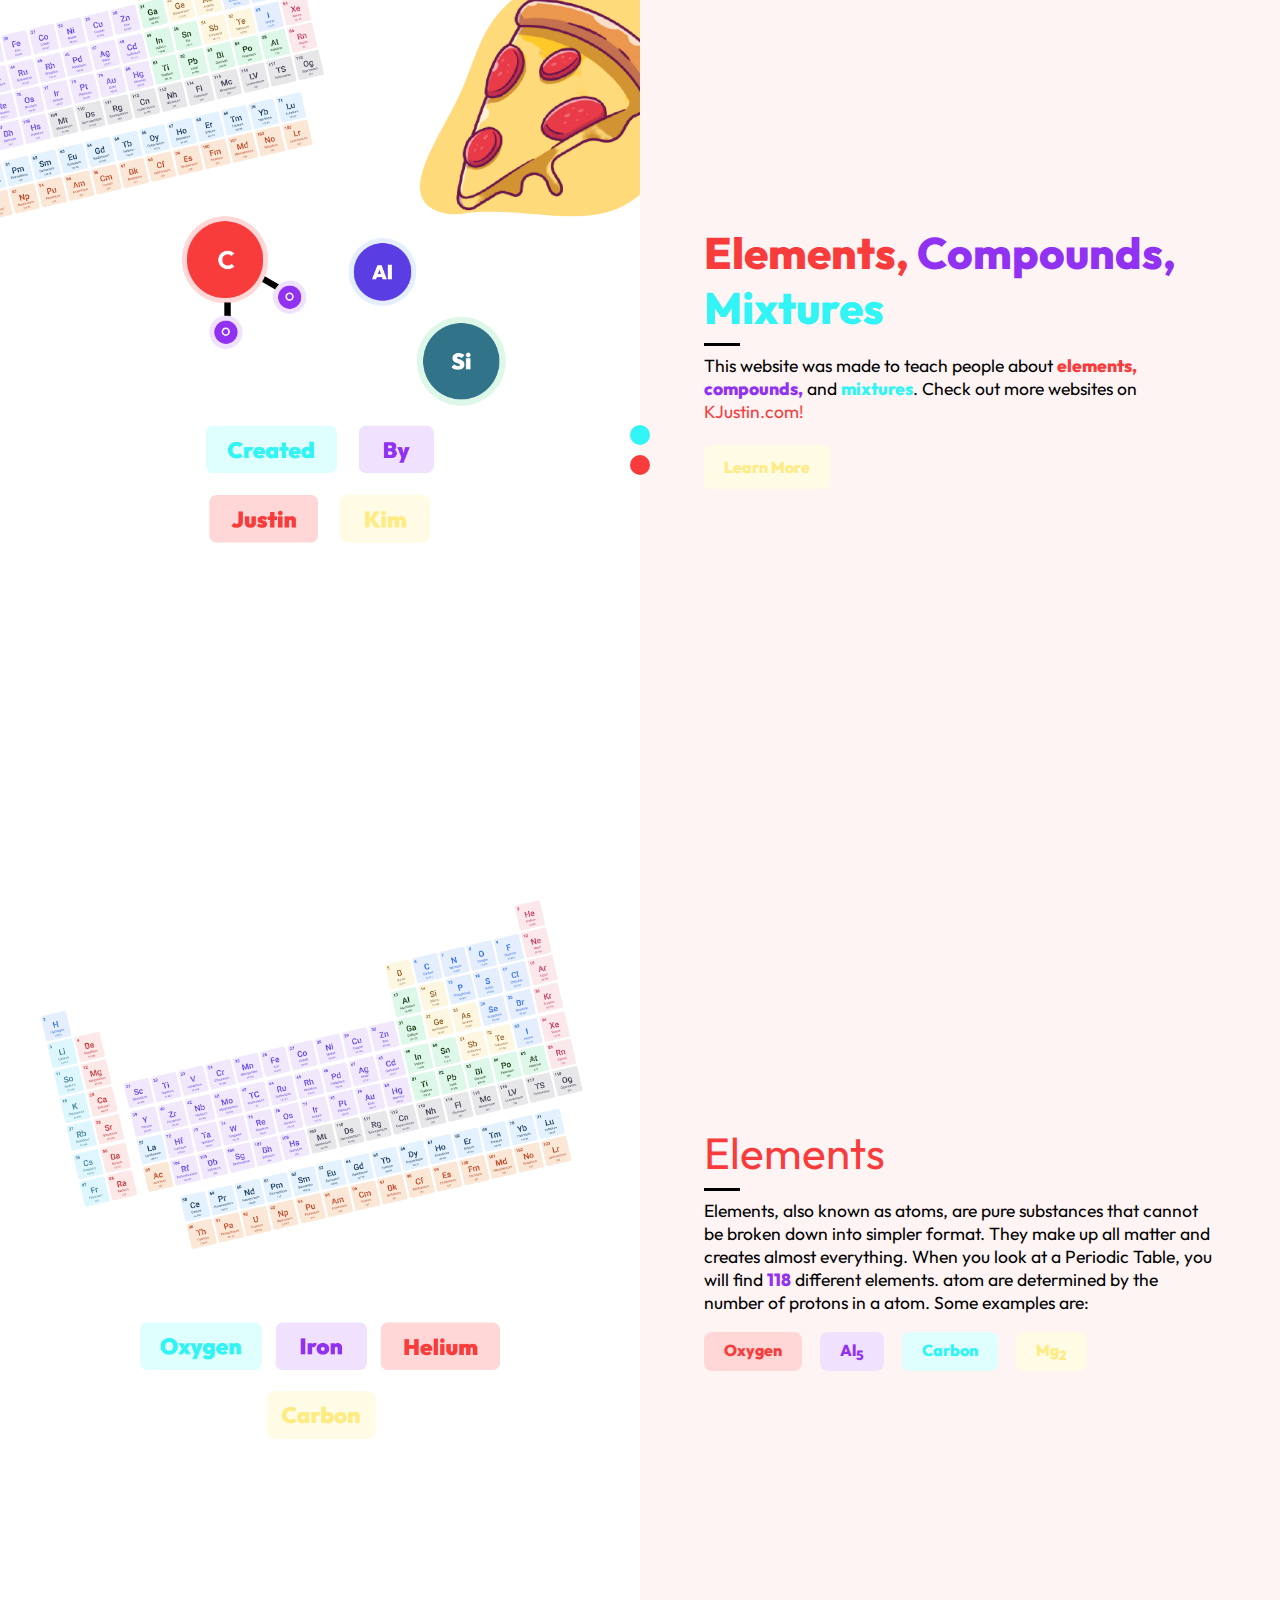
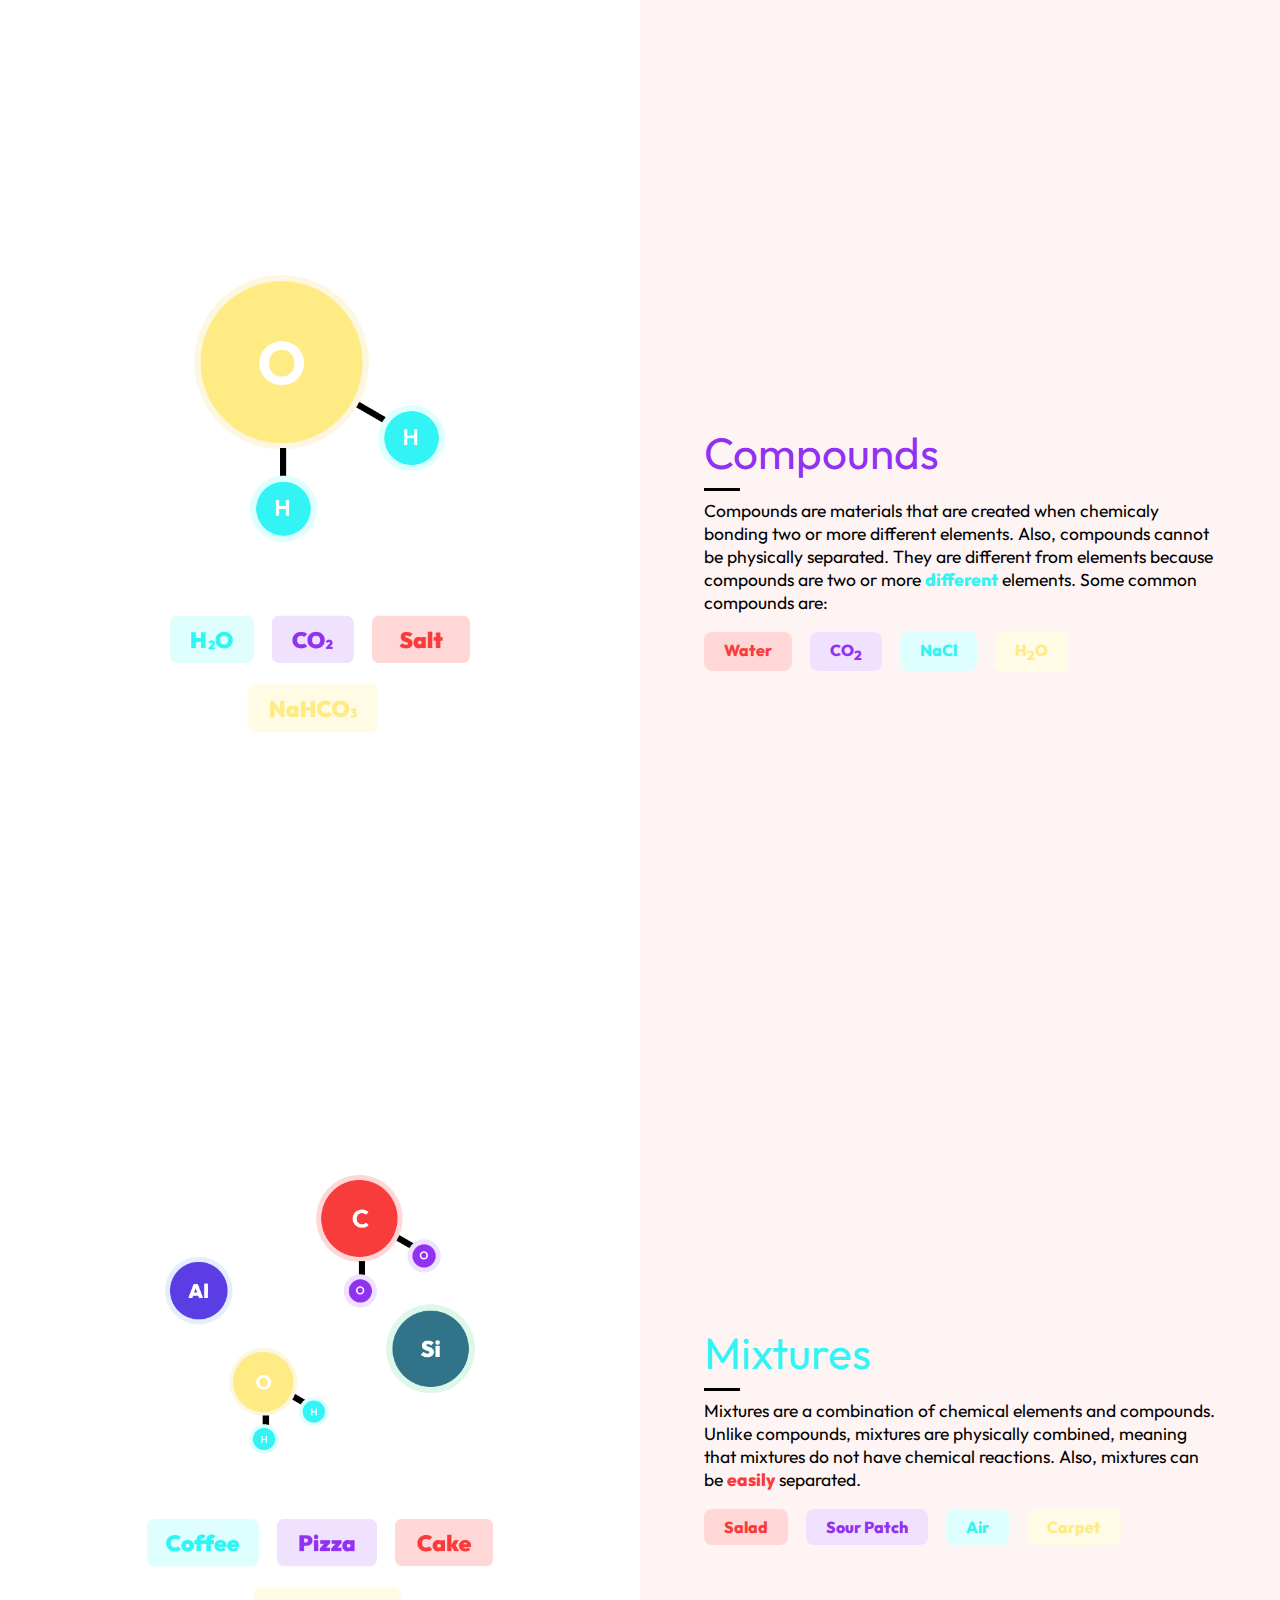
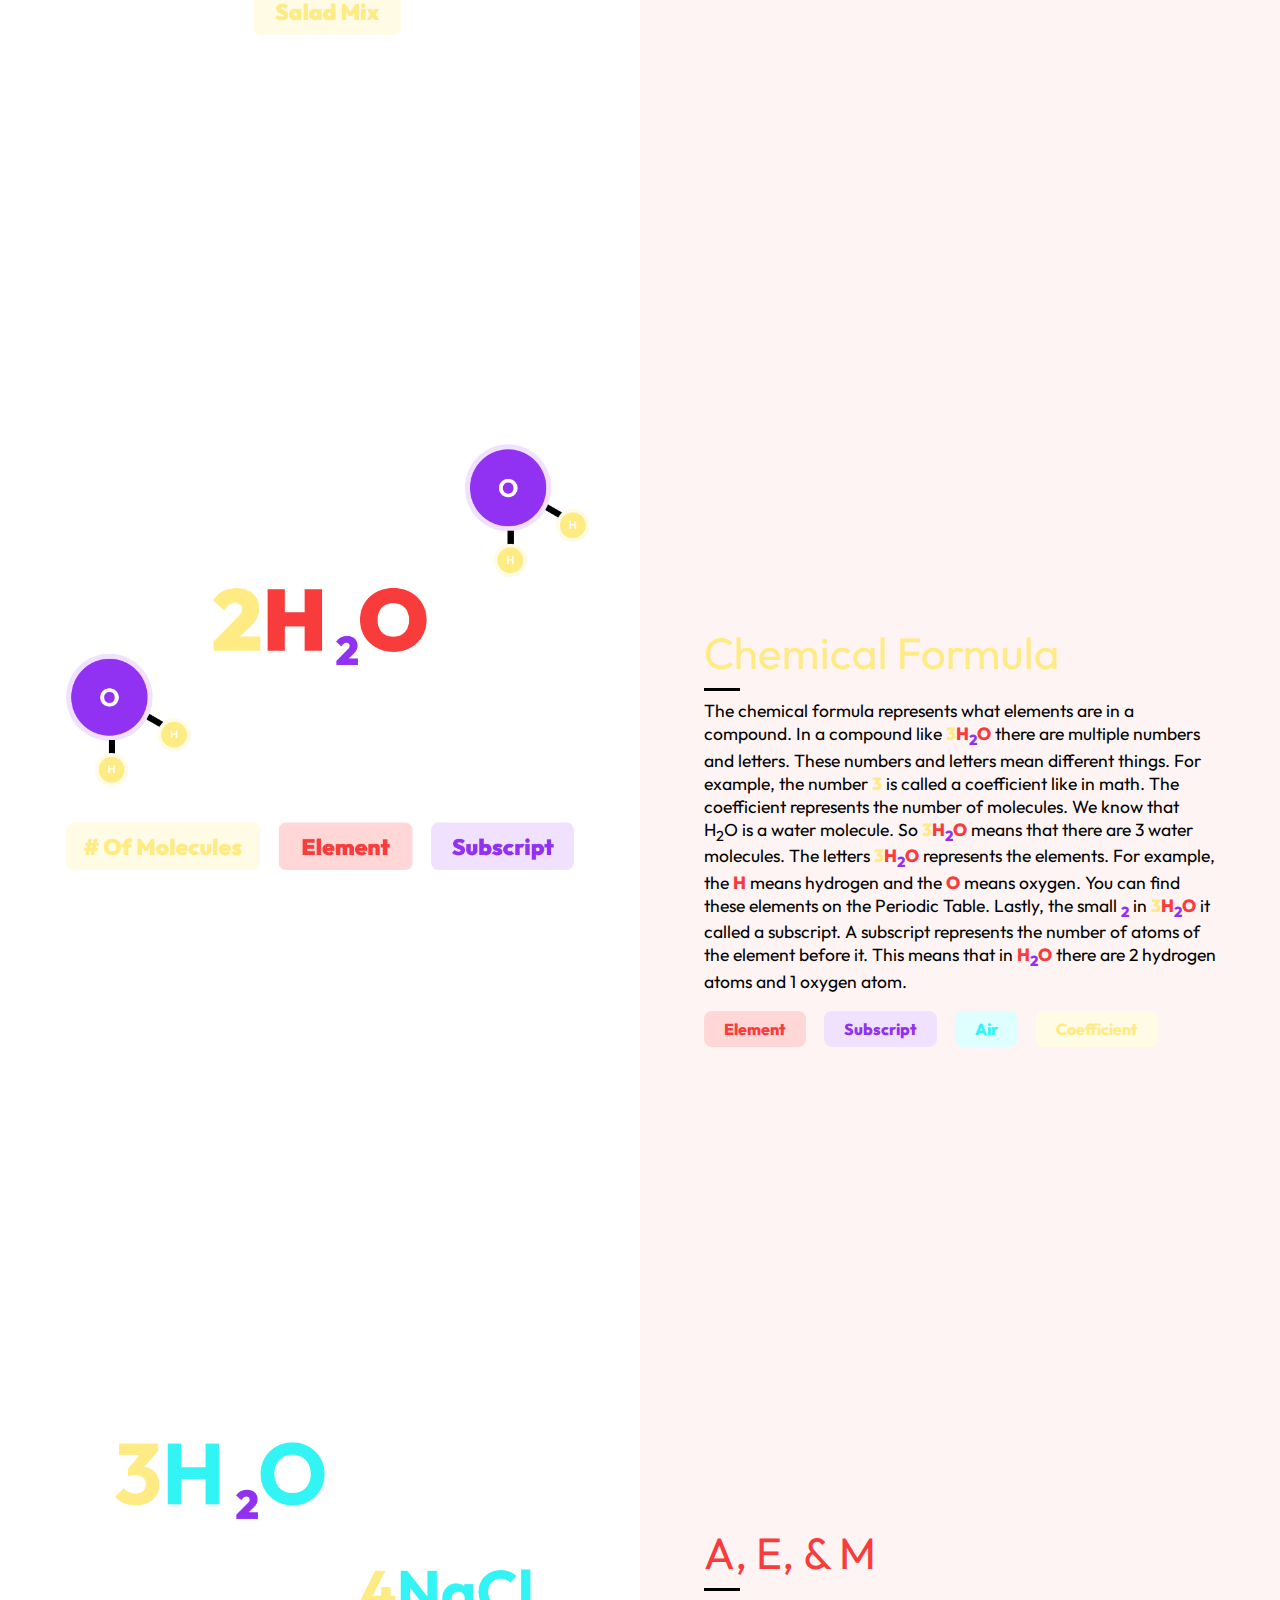
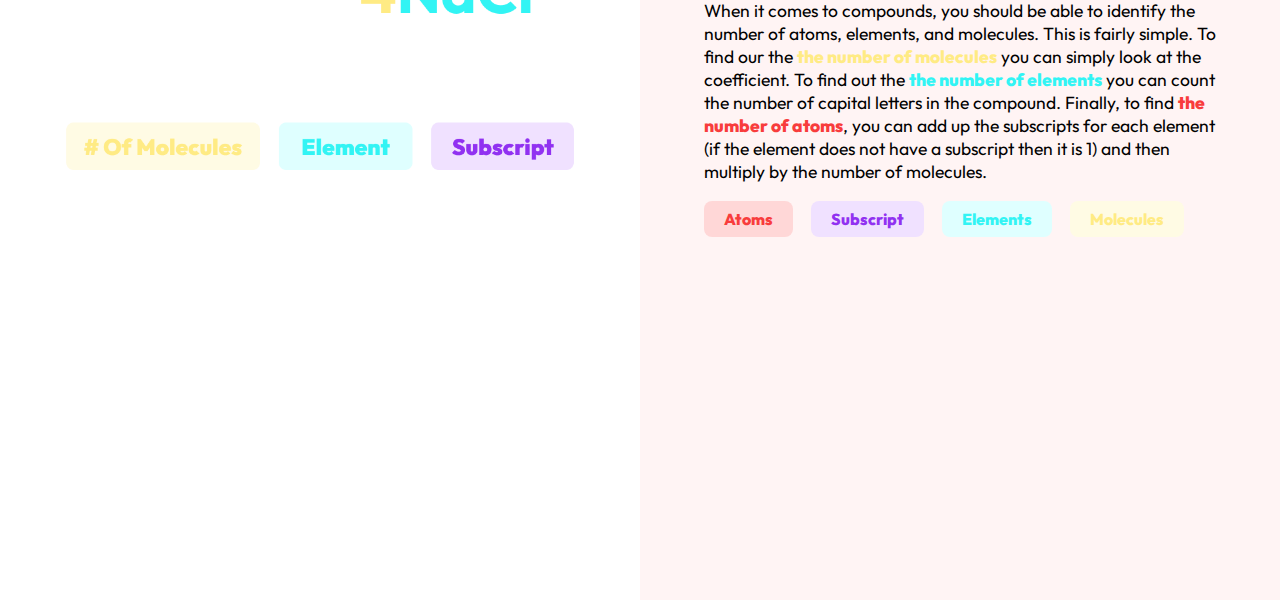
<file: index.html>
<!DOCTYPE html>
<html lang="en">
<head>
    <meta charset="UTF-8">
    <meta name="viewport" content="width=device-width, initial-scale=1.0">
    <link rel="stylesheet" href="https://cdnjs.cloudflare.com/ajax/libs/font-awesome/6.4.2/css/all.min.css" integrity="sha512-z3gLpd7yknf1YoNbCzqRKc4qyor8gaKU1qmn+CShxbuBusANI9QpRohGBreCFkKxLhei6S9CQXFEbbKuqLg0DA==" crossorigin="anonymous" referrerpolicy="no-referrer" />
    <link rel="preconnect" href="https://fonts.googleapis.com">
    <link rel="preconnect" href="https://fonts.gstatic.com" crossorigin>
    <link href="https://fonts.googleapis.com/css2?family=Outfit:wght@400;500;600;700;800;900&display=swap" rel="stylesheet">
    <link rel="stylesheet" href="style.css">
    <title>Elemenmts, Compounds, Mixtures</title>
</head>
<body>
    <div id="left" class="left">
        <div class="left-1" id="left-1"><img src="/Images/Slide 1.png" alt=""></div>
        <div class="left-2" id="left-2"><img src="/Images/Slide 2.png" alt=""></div>
        <div class="left-3" id="left-3"><img src="/Images/Slide 3.png" alt=""></div>
        <div class="left-4" id="left-4"><img src="/Images/Slide 4.png" alt=""></div>
        <div class="left-5" id="left-5"><img src="/Images/Slide 5.png" alt=""></div>
        <div class="left-6" id="left-6"><img src="/Images/Slide 6.png" alt=""></div>
    </div>
    <div id="right" class="right">
        <div class="rights" id="right-1">
            <div class="righted">
                <h1 class="red" style="font-weight: 800;">Elements, <span class="purple">Compounds,</span> <span class="aqua">Mixtures</span></h1>
                <div class="line"></div>
                <p>This website was made to teach people about <span class="red">elements,</span> <span class="purple">compounds,</span> and <span class="aqua">mixtures</span>. Check out more websites on <a href="https://www.kjustin.com/" class="red" target="_blank">KJustin.com!</a></p> 
                <div class="learn" id="learn">
                    Learn More
                </div>   
            </div>
        </div>
        <div class="rights" id="right-2">
            <div class="righted">
                <h1 class="red">Elements</h1>
                <div class="line"></div>
                <p>Elements, also known as atoms, are pure substances that cannot be broken down into simpler format. They make up all matter and creates almost everything. When you look at a Periodic Table, you will find <span class="purple">118</span> different elements. atom are determined by the number of protons in a atom. Some examples are:</p> 
                <div class="pills">
                    <div class="red-pill">Oxygen</div>
                    <div class="purple-pill">Al<sub>5</sub></div>
                    <div class="aqua-pill">Carbon</div>
                    <div class="yellow-pill">Mg<sub>2</sub></div>
                </div>   
            </div>
        </div>
        <div class="rights" id="right-3">
            <div class="righted">
                <h1 class="purple">Compounds</h1>
                <div class="line"></div>
                <p>Compounds are materials that are created when chemicaly bonding two or more different elements. Also, compounds cannot be physically separated. They are different from elements because compounds are two or more <span class="aqua">different</span> elements. Some common compounds are:</p>    
                <div class="pills">
                    <div class="red-pill">Water</div>
                    <div class="purple-pill">CO<sub>2</sub></div>
                    <div class="aqua-pill">NaCl</div>
                    <div class="yellow-pill">H<sub>2</sub>O</div>
                </div>   
            </div>
        </div>
        <div class="rights" id="right-4">
            <div class="righted">
                <h1 class="aqua">Mixtures</h1>
                <div class="line"></div> 
                <p>Mixtures are a combination of chemical elements and compounds. Unlike compounds, mixtures are physically combined, meaning that mixtures do not have chemical reactions. Also, mixtures can be <span class="red">easily</span> separated.</p> 
                <div class="pills">
                    <div class="red-pill">Salad</div>
                    <div class="purple-pill">Sour Patch</div>
                    <div class="aqua-pill">Air</div>
                    <div class="yellow-pill">Carpet</div>
                </div>   
            </div>
         </div>
         <div class="rights" id="right-5">
             <div class="righted">
                 <h1 class="yellow">Chemical Formula</h1>
                 <div class="line"></div> 
                 <p>The chemical formula represents what elements are in a compound. In a compound like <span class="yellow">3</span><span class="red">H<span class="purple"><sub>2</sub></span>O</span> there are multiple numbers and letters. These numbers and letters mean different things. For example, the number <span class="yellow">3</span> is called a coefficient like in math. The coefficient represents the number of molecules. We know that H<sub>2</sub>O is a water molecule. So <span class="yellow">3</span><span class="red">H<span class="purple"><sub>2</sub></span>O</span> means that there are 3 water molecules. The letters <span class="yellow">3</span><span class="red">H<span class="purple"><sub>2</sub></span>O</span> represents the elements. For example, the <span class="red">H</span> means hydrogen and the <span class="red">O</span> means oxygen. You can find these elements on the Periodic Table. Lastly, the small <span class="purple"><sub>2</sub></span> in <span class="yellow">3</span><span class="red">H<span class="purple"><sub>2</sub></span>O</span> it called a subscript. A subscript represents the number of atoms of the element before it. This means that in <span class="red">H<span class="purple"><sub>2</sub></span>O</span> there are 2 hydrogen atoms and 1 oxygen atom.</p> 
                 <div class="pills">
                     <div class="red-pill">Element</div>
                     <div class="purple-pill">Subscript</div>
                     <div class="aqua-pill">Air</div>
                     <div class="yellow-pill">Coefficient</div>
                 </div>   
             </div>
          </div>
          <div class="rights" id="right-6">
              <div class="righted">
                  <h1 class="red">A, E, & M</h1>
                  <div class="line"></div>
                  <p>When it comes to compounds, you should be able to identify the number of atoms, elements, and molecules. This is fairly simple. To find our the <span class="yellow">the number of molecules</span> you can simply look at the coefficient. To find out the <span class="aqua">the number of elements</span> you can count the number of capital letters in the compound. Finally, to find <span class="red">the number of atoms</span>, you can add up the subscripts for each element (if the element does not have a subscript then it is 1) and then multiply by the number of molecules.
                  </p> 
                  <div class="pills">
                      <div class="red-pill">Atoms</div>
                      <div class="purple-pill">Subscript</div>
                      <div class="aqua-pill">Elements</div>
                      <div class="yellow-pill">Molecules</div>
                  </div>   
              </div>
          </div>
    </div>
    <div class="nav">
    <div class="navigation">
        <div class="up" id="up"><i class="fa-solid fa-caret-up"></i></div>
        <div class="down" id="down"><i class="fa-solid fa-caret-down"></i></div>
    </div>
    </div>
    <script src="script.js"></script>
</body>
</html>
</file>
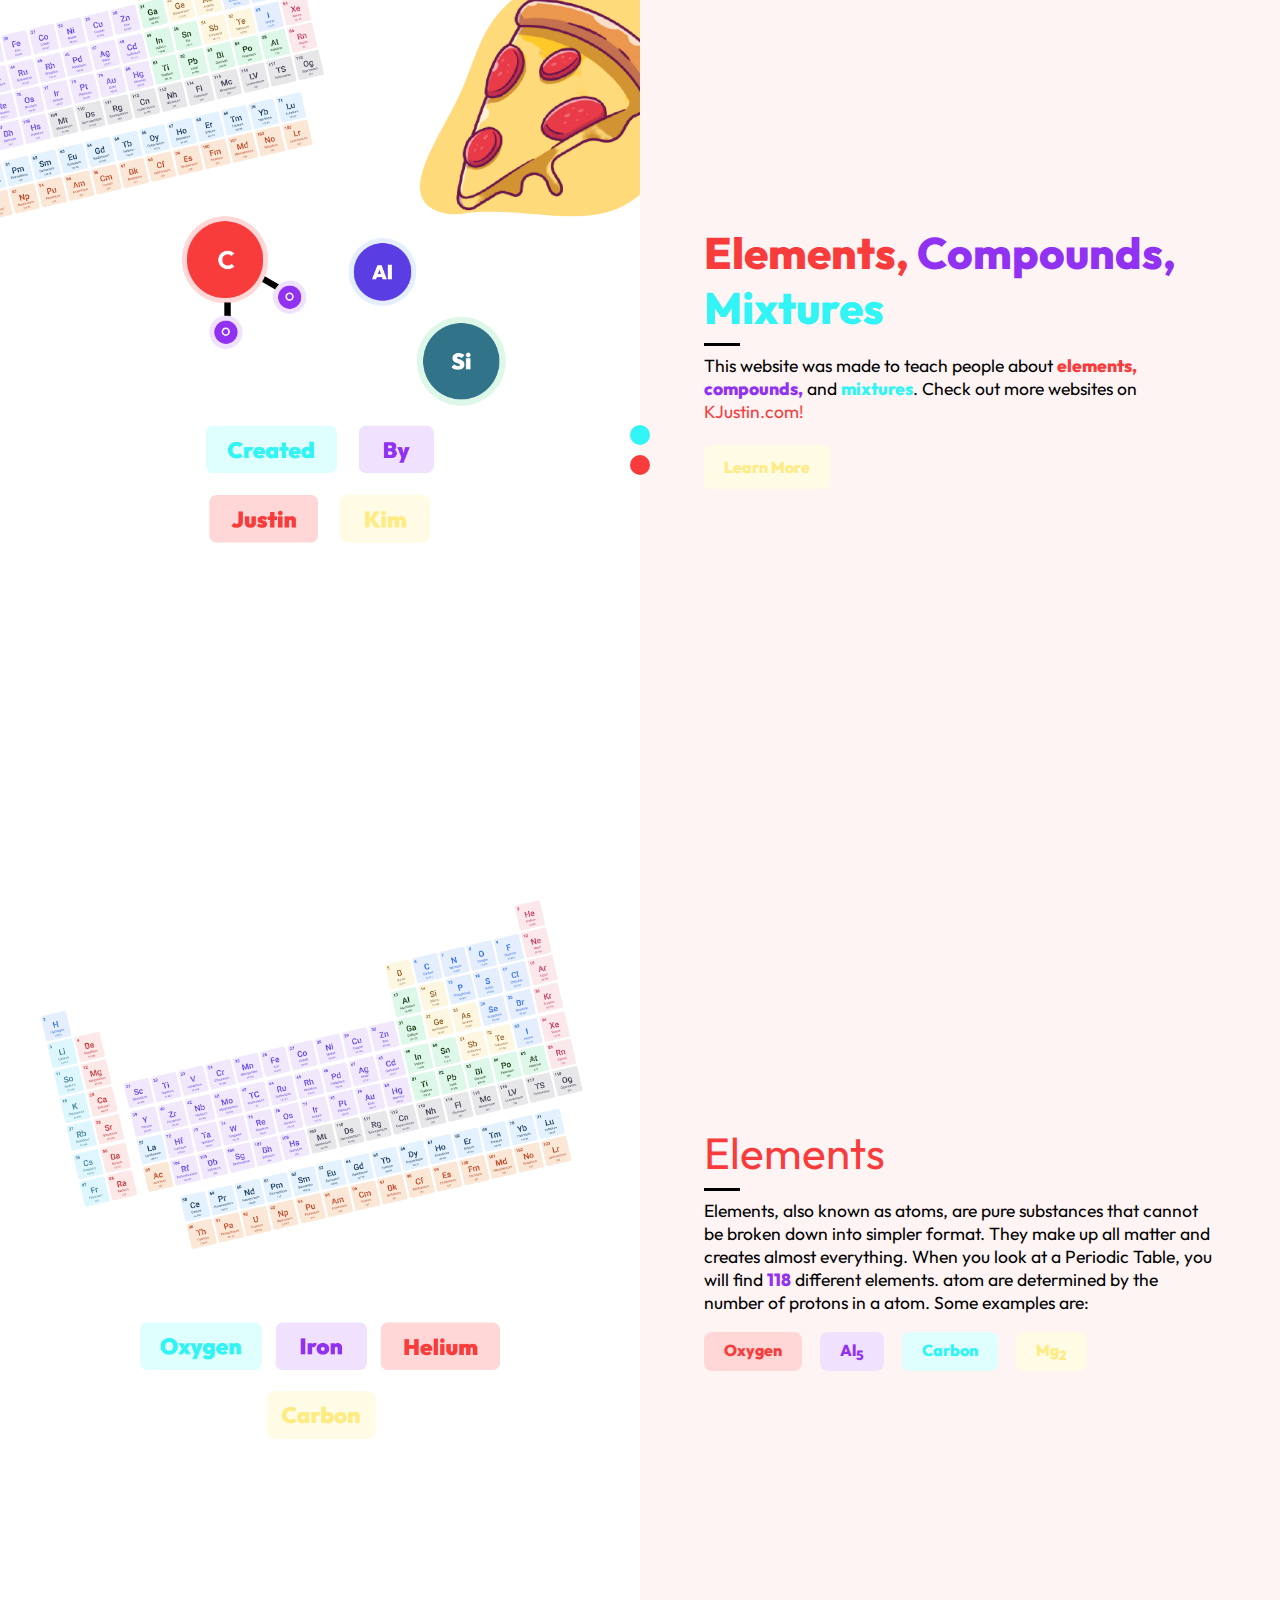
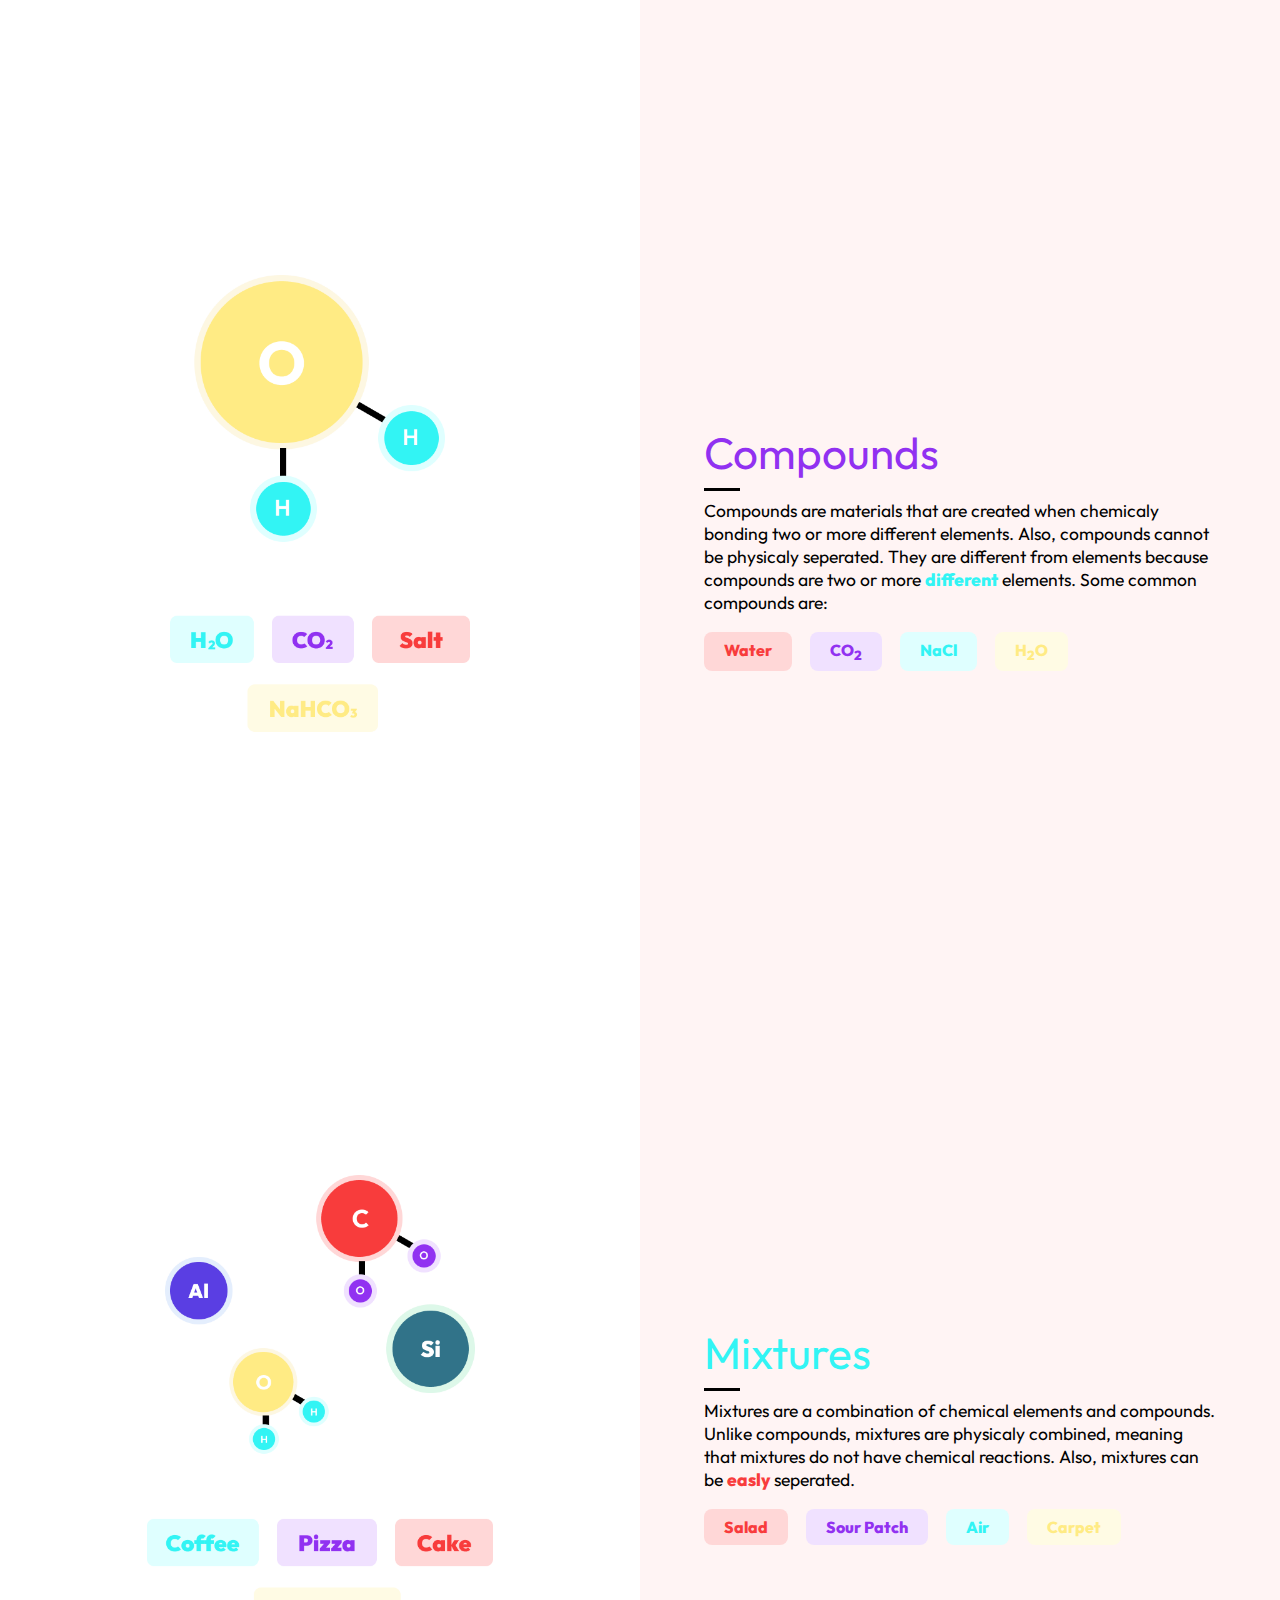
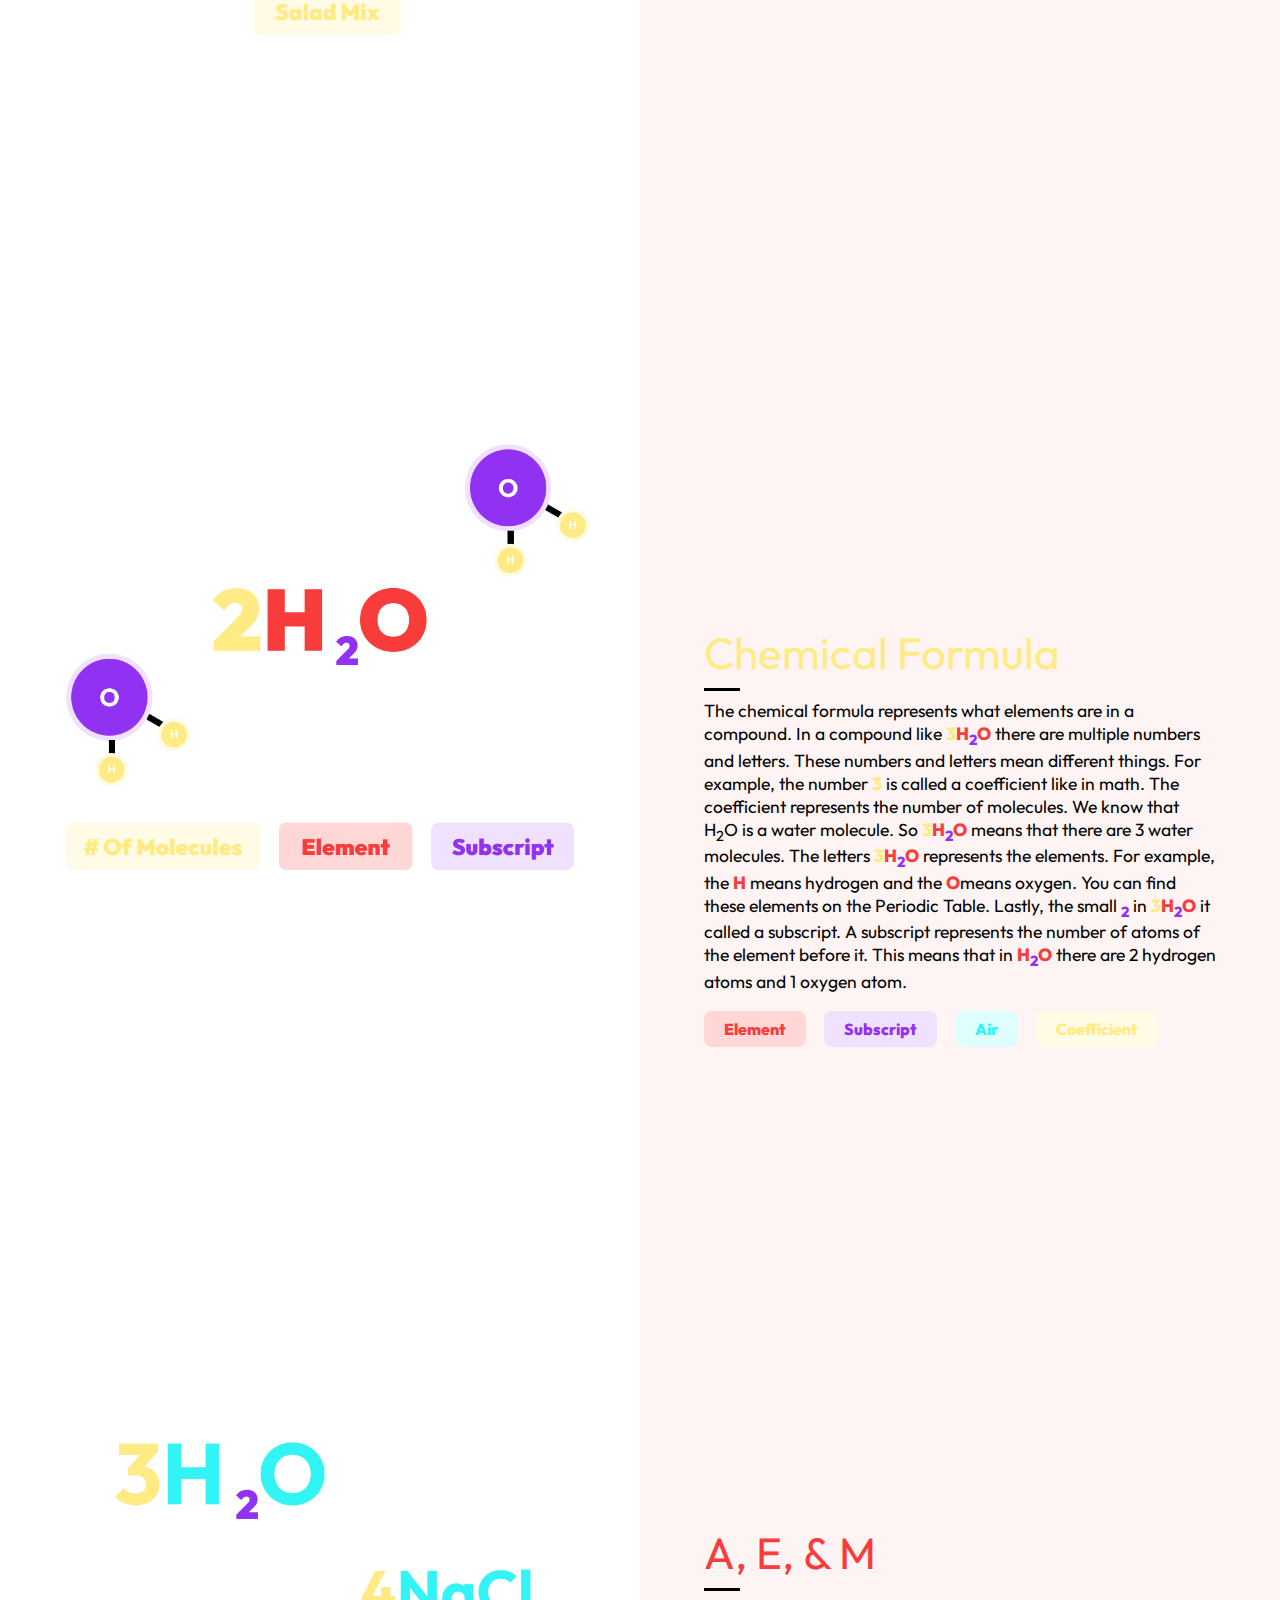
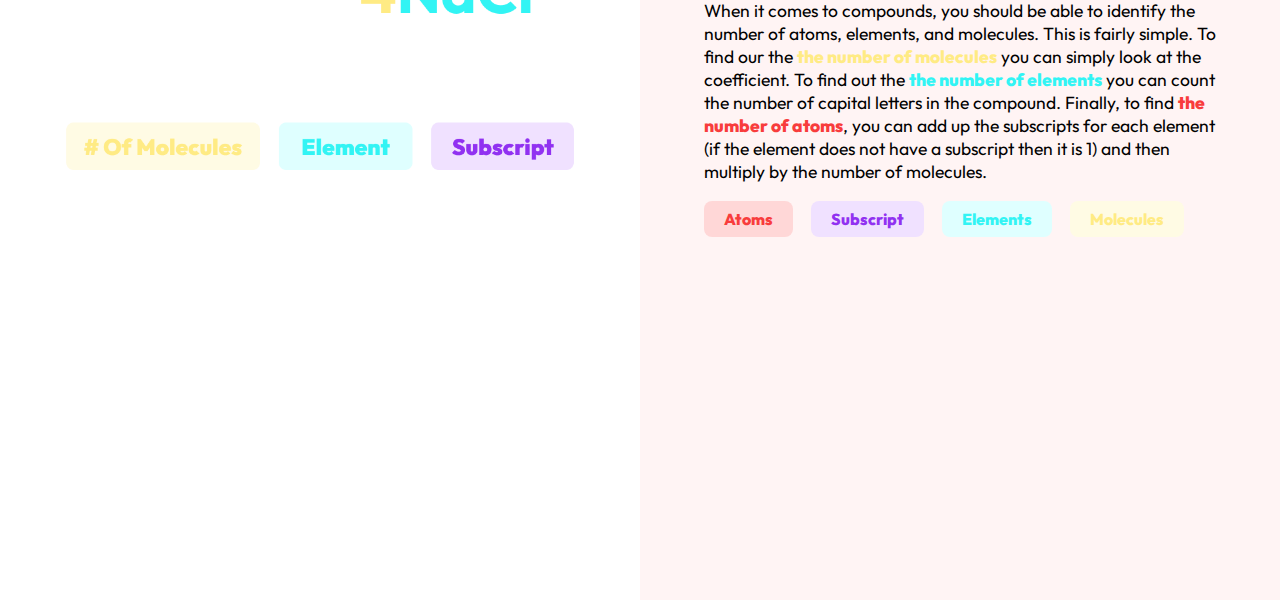
<file: intex.html>
<!DOCTYPE html>
<html lang="en">
<head>
    <meta charset="UTF-8">
    <meta name="viewport" content="width=device-width, initial-scale=1.0">
    <link rel="stylesheet" href="https://cdnjs.cloudflare.com/ajax/libs/font-awesome/6.4.2/css/all.min.css" integrity="sha512-z3gLpd7yknf1YoNbCzqRKc4qyor8gaKU1qmn+CShxbuBusANI9QpRohGBreCFkKxLhei6S9CQXFEbbKuqLg0DA==" crossorigin="anonymous" referrerpolicy="no-referrer" />
    <link rel="preconnect" href="https://fonts.googleapis.com">
    <link rel="preconnect" href="https://fonts.gstatic.com" crossorigin>
    <link href="https://fonts.googleapis.com/css2?family=Outfit:wght@400;500;600;700;800;900&display=swap" rel="stylesheet">
    <link rel="stylesheet" href="style.css">
    <title>Elemenmts, Compounds, Mixtures</title>
</head>
<body>
    <div id="left" class="left">
        <div class="left-1" id="left-1"><img src="/Images/Slide 1.png" alt=""></div>
        <div class="left-2" id="left-2"><img src="/Images/Slide 2.png" alt=""></div>
        <div class="left-3" id="left-3"><img src="/Images/Slide 3.png" alt=""></div>
        <div class="left-4" id="left-4"><img src="/Images/Slide 4.png" alt=""></div>
        <div class="left-5" id="left-5"><img src="/Images/Slide 5.png" alt=""></div>
        <div class="left-6" id="left-6"><img src="/Images/Slide 6.png" alt=""></div>
    </div>
    <div id="right" class="right">
        <div class="rights" id="right-1">
            <div class="righted">
                <h1 class="red" style="font-weight: 800;">Elements, <span class="purple">Compounds,</span> <span class="aqua">Mixtures</span></h1>
                <div class="line"></div>
                <p>This website was made to teach people about <span class="red">elements,</span> <span class="purple">compounds,</span> and <span class="aqua">mixtures</span>. Check out more websites on <a href="https://kjustin.com/" class="red" target="_blank">KJustin.com!</a></p> 
                <div class="learn" id="learn">
                    Learn More
                </div>   
            </div>
        </div>
        <div class="rights" id="right-2">
            <div class="righted">
                <h1 class="red">Elements</h1>
                <div class="line"></div>
                <p>Elements, also known as atoms, are pure substances that cannot be broken down into simpler format. They make up all matter and creates almost everything. When you look at a Periodic Table, you will find <span class="purple">118</span> different elements. atom are determined by the number of protons in a atom. Some examples are:</p> 
                <div class="pills">
                    <div class="red-pill">Oxygen</div>
                    <div class="purple-pill">Al<sub>5</sub></div>
                    <div class="aqua-pill">Carbon</div>
                    <div class="yellow-pill">Mg<sub>2</sub></div>
                </div>   
            </div>
        </div>
        <div class="rights" id="right-3">
            <div class="righted">
                <h1 class="purple">Compounds</h1>
                <div class="line"></div>
                <p>Compounds are materials that are created when chemicaly bonding two or more different elements. Also, compounds cannot be physicaly seperated. They are different from elements because compounds are two or more <span class="aqua">different</span> elements. Some common compounds are:</p>    
                <div class="pills">
                    <div class="red-pill">Water</div>
                    <div class="purple-pill">CO<sub>2</sub></div>
                    <div class="aqua-pill">NaCl</div>
                    <div class="yellow-pill">H<sub>2</sub>O</div>
                </div>   
            </div>
        </div>
        <div class="rights" id="right-4">
            <div class="righted">
                <h1 class="aqua">Mixtures</h1>
                <div class="line"></div> 
                <p>Mixtures are a combination of chemical elements and compounds. Unlike compounds, mixtures are physicaly combined, meaning that mixtures do not have chemical reactions. Also, mixtures can be <span class="red">easly</span> seperated.</p> 
                <div class="pills">
                    <div class="red-pill">Salad</div>
                    <div class="purple-pill">Sour Patch</div>
                    <div class="aqua-pill">Air</div>
                    <div class="yellow-pill">Carpet</div>
                </div>   
            </div>
         </div>
         <div class="rights" id="right-5">
             <div class="righted">
                 <h1 class="yellow">Chemical Formula</h1>
                 <div class="line"></div> 
                 <p>The chemical formula represents what elements are in a compound. In a compound like <span class="yellow">3</span><span class="red">H<span class="purple"><sub>2</sub></span>O</span> there are multiple numbers and letters. These numbers and letters mean different things. For example, the number <span class="yellow">3</span> is called a coefficient like in math. The coefficient represents the number of molecules. We know that H<sub>2</sub>O is a water molecule. So <span class="yellow">3</span><span class="red">H<span class="purple"><sub>2</sub></span>O</span> means that there are 3 water molecules. The letters <span class="yellow">3</span><span class="red">H<span class="purple"><sub>2</sub></span>O</span> represents the elements. For example, the <span class="red">H</span> means hydrogen and the <span class="red">O</span>means oxygen. You can find these elements on the Periodic Table. Lastly, the small <span class="purple"><sub>2</sub></span> in <span class="yellow">3</span><span class="red">H<span class="purple"><sub>2</sub></span>O</span> it called a subscript. A subscript represents the number of atoms of the element before it. This means that in <span class="red">H<span class="purple"><sub>2</sub></span>O</span> there are 2 hydrogen atoms and 1 oxygen atom.</p> 
                 <div class="pills">
                     <div class="red-pill">Element</div>
                     <div class="purple-pill">Subscript</div>
                     <div class="aqua-pill">Air</div>
                     <div class="yellow-pill">Coefficient</div>
                 </div>   
             </div>
          </div>
          <div class="rights" id="right-6">
              <div class="righted">
                  <h1 class="red">A, E, & M</h1>
                  <div class="line"></div>
                  <p>When it comes to compounds, you should be able to identify the number of atoms, elements, and molecules. This is fairly simple. To find our the <span class="yellow">the number of molecules</span> you can simply look at the coefficient. To find out the <span class="aqua">the number of elements</span> you can count the number of capital letters in the compound. Finally, to find <span class="red">the number of atoms</span>, you can add up the subscripts for each element (if the element does not have a subscript then it is 1) and then multiply by the number of molecules.
                  </p> 
                  <div class="pills">
                      <div class="red-pill">Atoms</div>
                      <div class="purple-pill">Subscript</div>
                      <div class="aqua-pill">Elements</div>
                      <div class="yellow-pill">Molecules</div>
                  </div>   
              </div>
          </div>
    </div>
    <div class="nav">
    <div class="navigation">
        <div class="up" id="up"><i class="fa-solid fa-caret-up"></i></div>
        <div class="down" id="down"><i class="fa-solid fa-caret-down"></i></div>
    </div>
    </div>
    <script src="script.js"></script>
</body>
</html>
</file>
<file: style.css>
* {
    padding: 0;
    margin: 0;
}

html {
    scroll-behavior: smooth;
}

body {
    font-family: 'Outfit', sans-serif;
    box-sizing: border-box;
    display: flex;
    align-items: center;
    justify-content: center;
    overflow: hidden;
}

ol, ul, li {
    list-style: none;
}

a {
    text-decoration: none;
}

img {
    width: 100%;
}

.left {
    overflow: none;
    width: 50vw;
    height: 100vh;
}

.left div {
    width: 100%;
    height: 100vh;
}

.left img {
    display: flex;
}

.right {
    overflow: none;
    width: 50vw;
    height: 100vh;
    background-color: rgb(244, 249, 255);
    box-sizing: content-box;
}

.rights {
    display: flex;
    flex-direction: column;
    justify-content: center;
    align-items: center;
    height: 100vh;
    width: 50vw;
    padding: 0px;
    background-color: rgb(255, 244, 244);
}

.rights h1 {
    font-weight: 400;
    font-size: 44px;
    margin-bottom: 8px;
}

.rights p {
    font-size: 17.5px;
}
.rights p span {
    font-weight: 800;
}

.righted {
    width: 80%;
    height: 50%;
}

.line {
    width: 36px;
    height: 3px;
    margin-bottom: 8px;
    background-color: #000000;
}
.pills {
    display: flex;
}
.pills div {
    padding: 8px 20px;
    border-radius: 8px;
    font-weight: 800;
    margin-right: 18px;
    margin-top: 18px;
}
.red-pill {
    color: #F83C3C;
    background-color: #FFD7D7;
}
.purple-pill {
    color: #9131F1;
    background-color: #F0E1FF;
}
.aqua-pill {
    color: #32F4F4;
    background-color: #DFFFFF;
}
.yellow-pill {
    color: #FFEB84;
    background-color: #FFFBE4;
}

.nav {
    position: fixed;
}

.navigation {
    position: relative;
}

.navigation div {
    background-color: #F83C3C;
    padding: 10px;
    border-radius: 50px;
    margin: 10px;
    transition: 0.3s transform ease-in-out;
}

.navigation div:hover {
    transform: scale(1.1);
}

#up {
    background-color: #32F4F4;
}

.navigation div i {
    color: #fff;
}

.red {
    color: #F83C3C;
}

.aqua {
    color: #32F4F4;
}

.purple {
    color: #9131F1;
}

.yellow {
    color: #FFEB84;
}
.learn {
    margin-top: 22px;
    padding: 12px 20px;
    background-color: #FFFBE4;
    color: #FFEB84;
    font-weight: 800;
    border-radius: 6px;
    width: fit-content;
    transition: transform 0.5s ease-in-out;
    cursor: pointer;
},
.learn:hover {p
    transform: scale(1.2);
}.go-down {
    animation: slidedown 0.7s forwards;
}
.go-down2 {
    animation: slidedown2 0.7s forwards;
}
.go-down3 {
    animation: slidedown3 0.7s forwards;
}
.go-down4 {
    animation: slidedown4 0.7s forwards;
}
.go-down5 {
    animation: slidedown5 0.7s forwards;
}
.go-down6 {
    animation: slidedown6 0.7s forwards;
}
@keyframes slidedown {
    from {
        transform: translateY(0);
    }
    to {
        transform: translateY(-100vh);
    }
}
@keyframes slidedown2 {
    from {
        transform: translateY(0);
    }
    to {
        transform: translateY(-200vh);
    }
}
@keyframes slidedown3 {
    from {
        transform: translateY(0);
    }
    to {
        transform: translateY(-300vh);
    }
}
@keyframes slidedown4 {
    from {
        transform: translateY(0);
    }
    to {
        transform: translateY(-400vh);
    }
}
@keyframes slidedown5 {
    from {
        transform: translateY(0);
    }
    to {
        transform: translateY(-500vh);
    }
}
@keyframes slidedown6 {
    from {
        transform: translateY(0);
    }
    to {
        transform: translateY(-600vh);
    }
}
.go-up {
    animation: slideup 0.7s forwards;
}
.go-up2 {
    animation: slideup2 0.7s forwards;
}

.go-up3 {
    animation: slideup3 0.7s forwards;
}

.go-up4 {
    animation: slideup4 0.7s forwards;
}

.go-up5 {
    animation: slideup5 0.7s forwards;
}
.go-up6 {
    animation: slideup6 0.7s forwards;
}

@keyframes slideup {
    from {
        transform: translateY(-100vh);
    }
    to {
        transform: translateY(0);
    }
}
@keyframes slideup2 {
    from {
        transform: translateY(-200vh);
    }
    to {
        transform: translateY(0);
    }
}

@keyframes slideup3 {
    from {
        transform: translateY(-300vh);
    }
    to {
        transform: translateY(0);
    }
}


@keyframes slideup3 {
    from {
        transform: translateY(-300vh);
    }
    to {
        transform: translateY(0);
    }
}


@keyframes slideup4 {
    from {
        transform: translateY(-400vh);
    }
    to {
        transform: translateY(0);
    }
}

@keyframes slideup5 {
    from {
        transform: translateY(-500vh);
    }
    to {
        transform: translateY(0);
    }
}

@keyframes slideup6 {
    from {
        transform: translateY(-600vh);
    }
    to {
        transform: translateY(0);
    }
}
</file>
